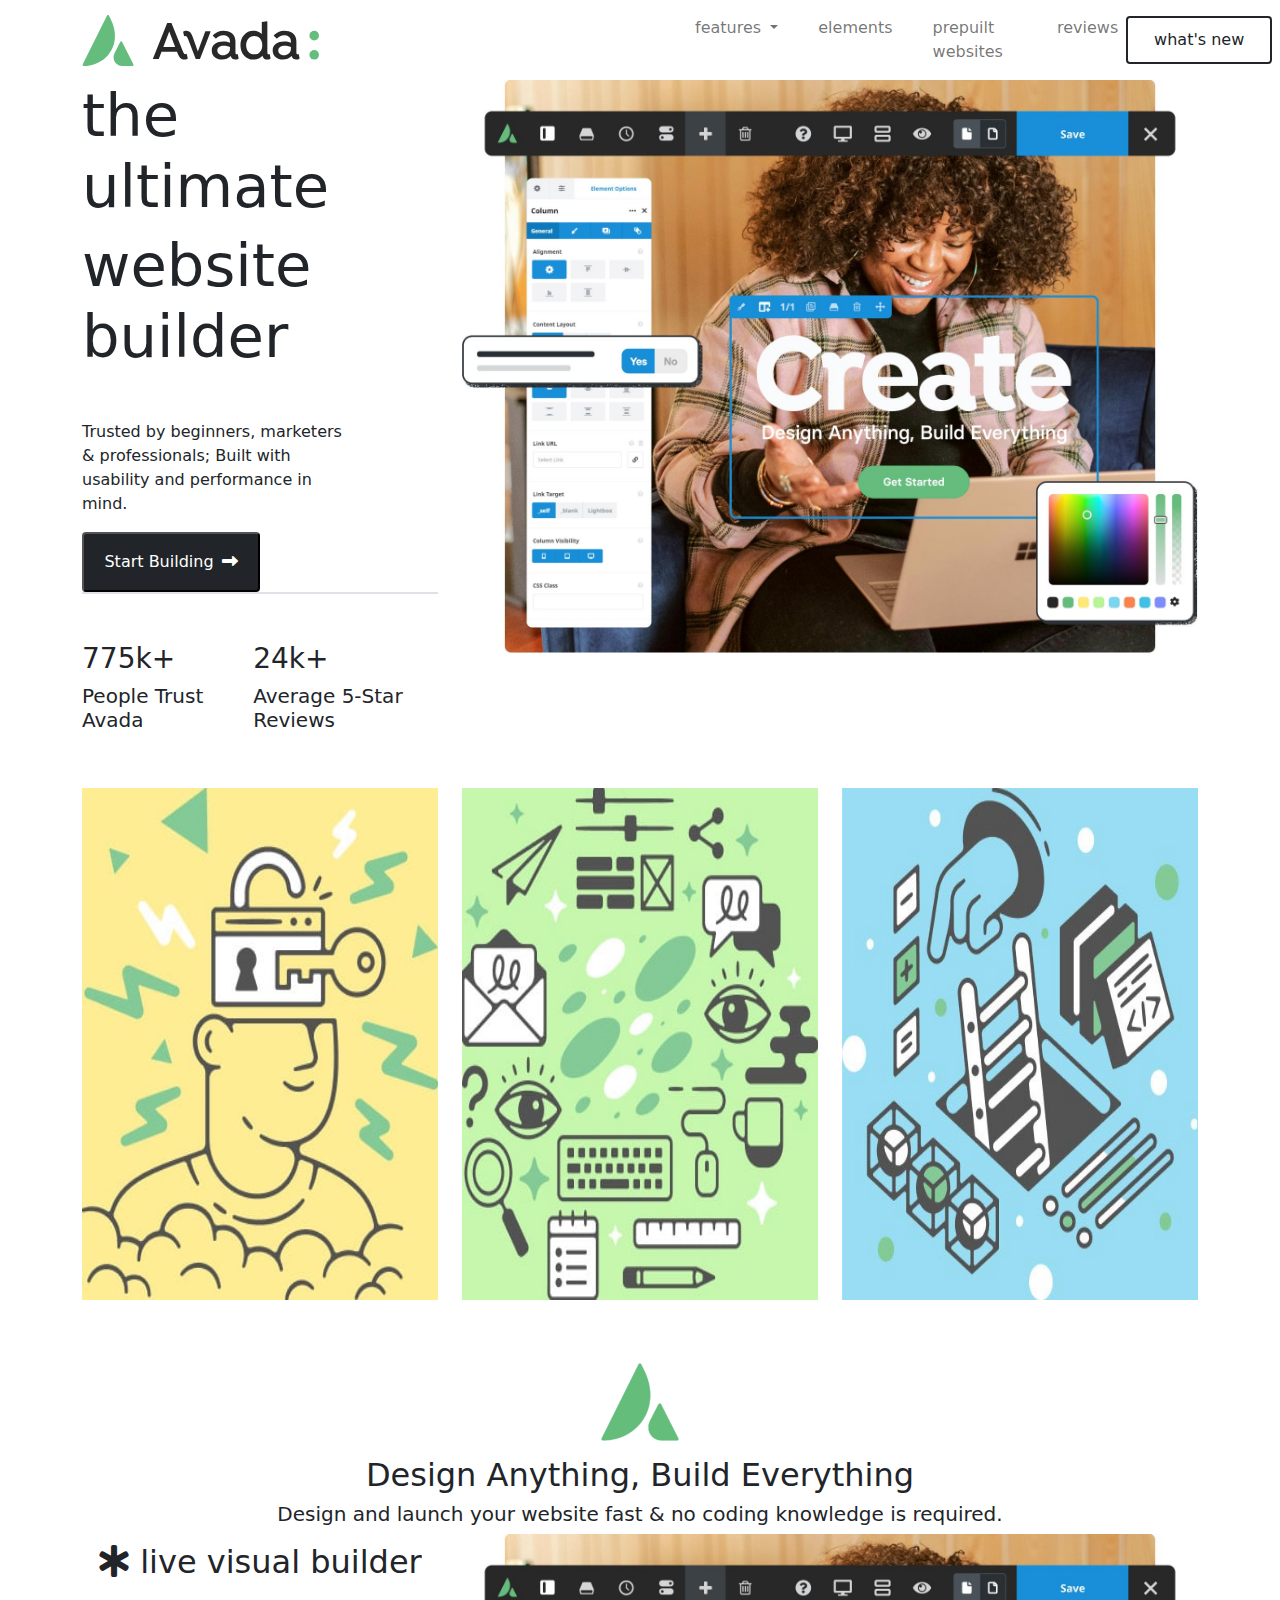
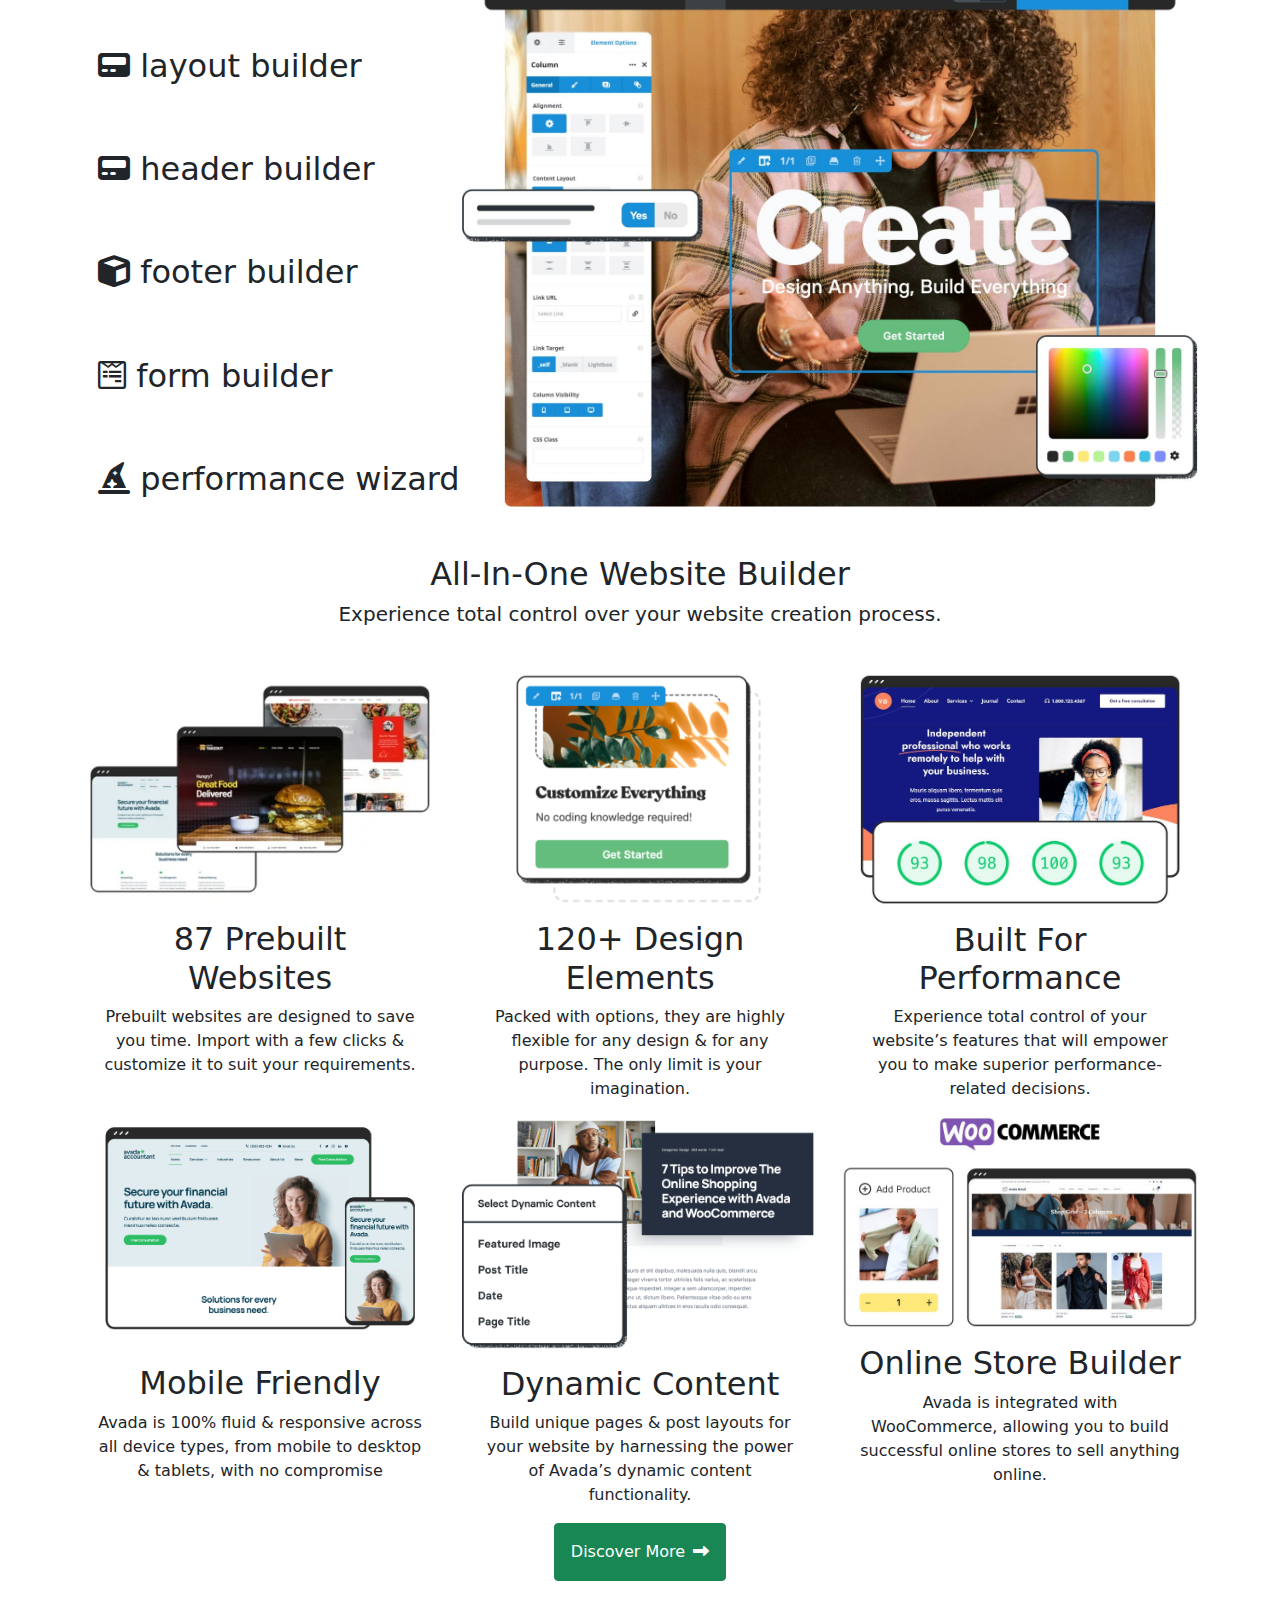
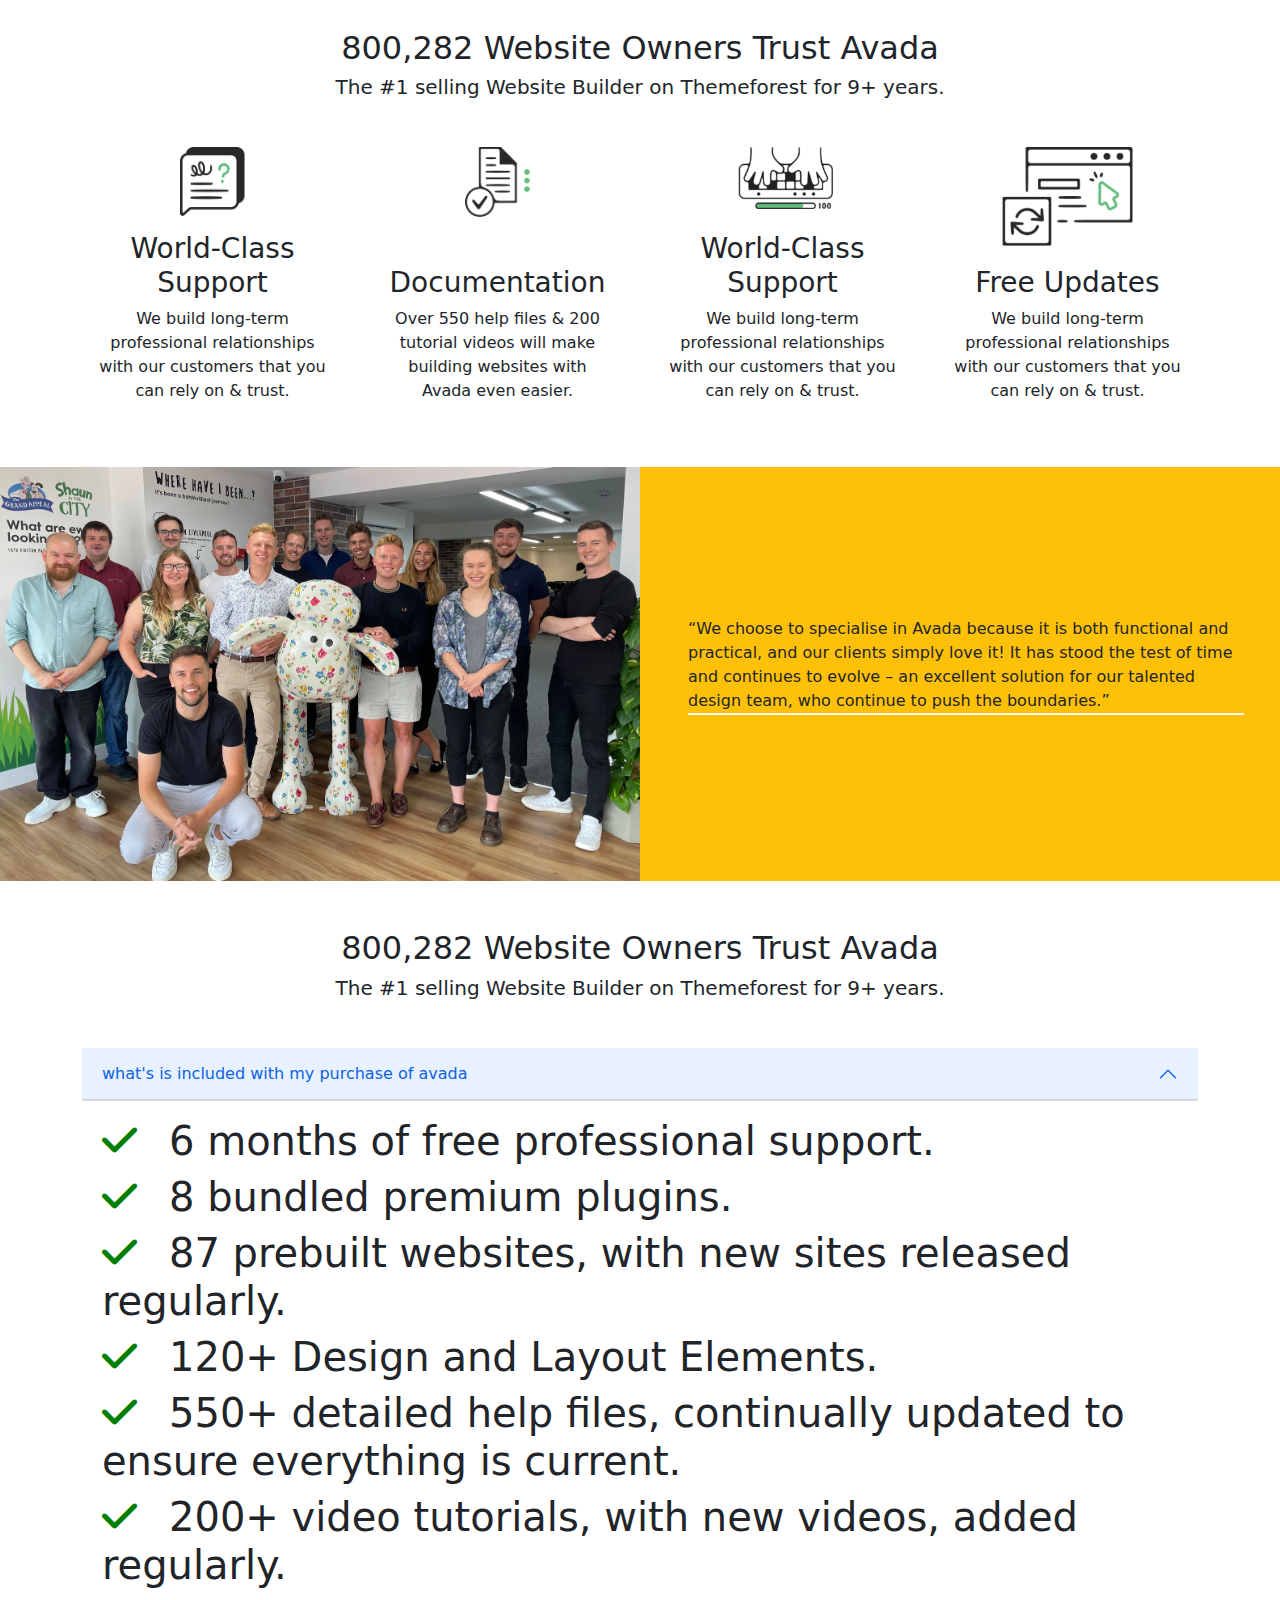
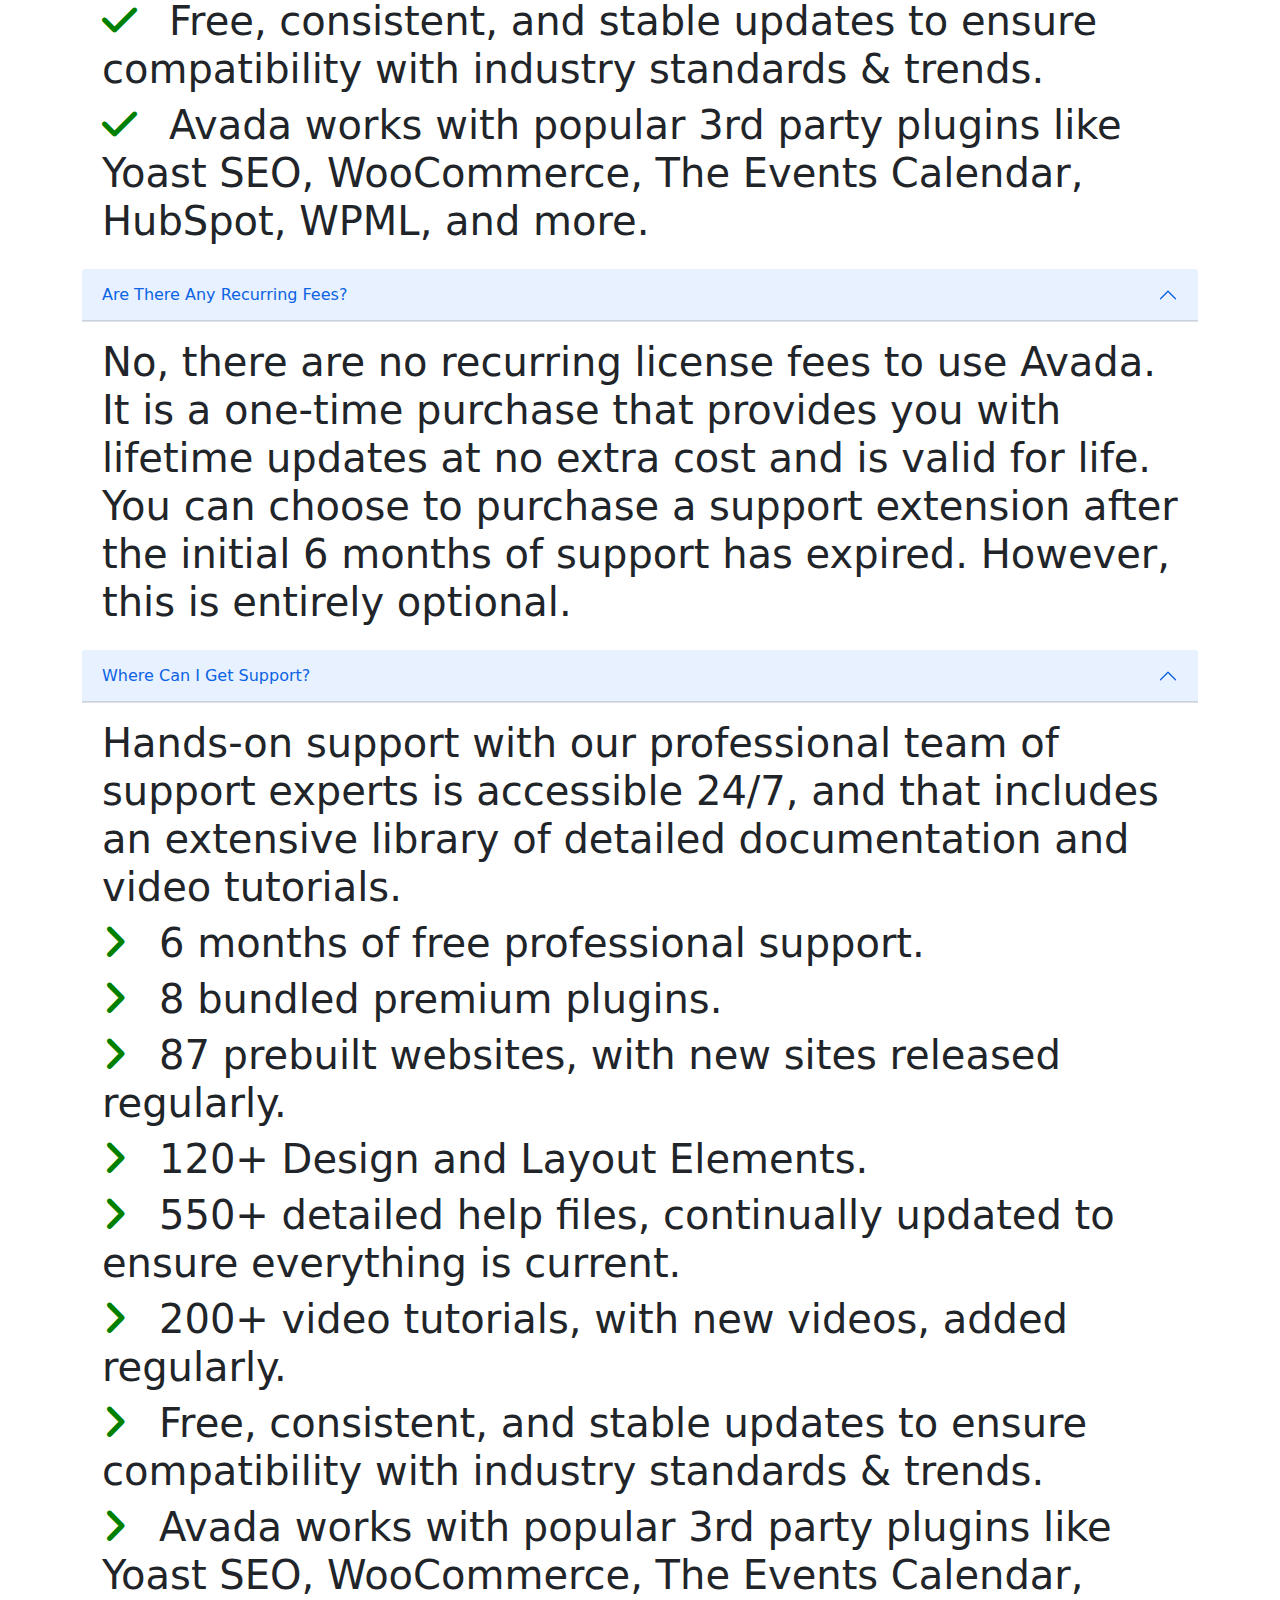
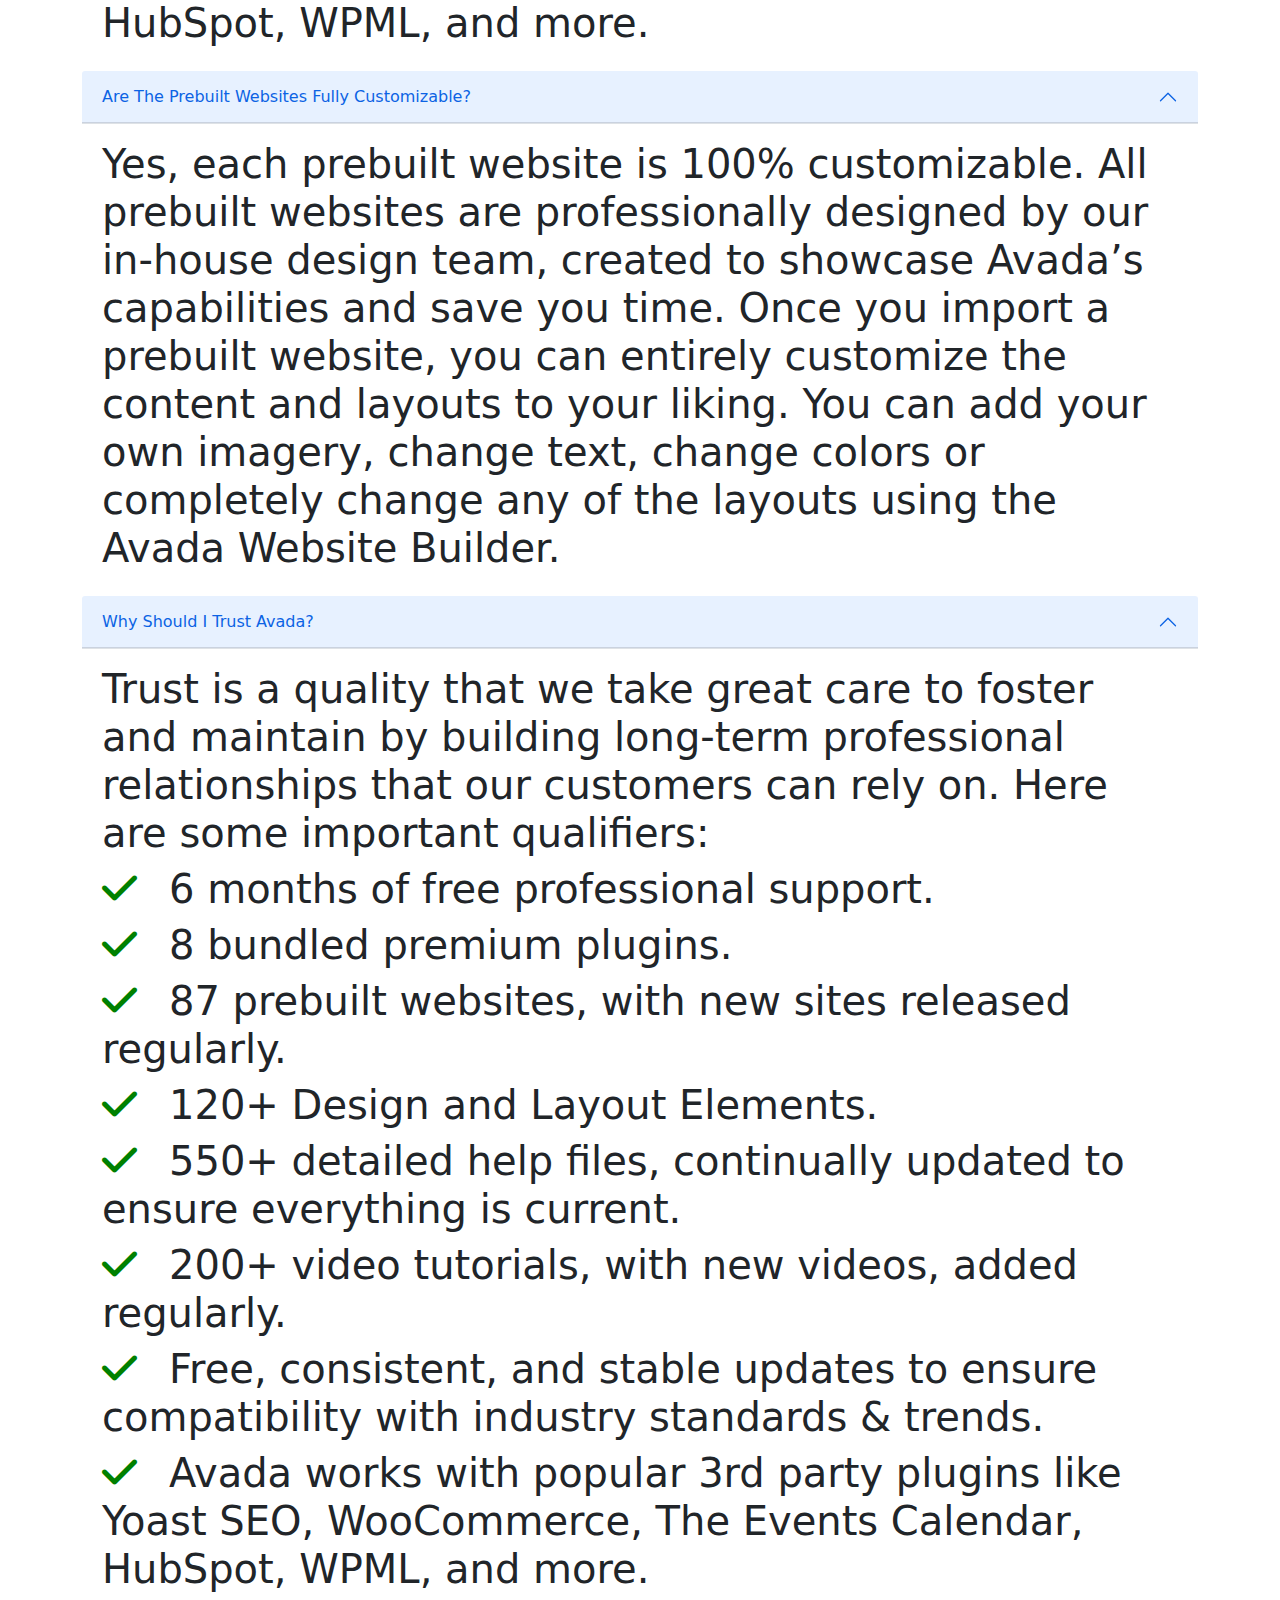
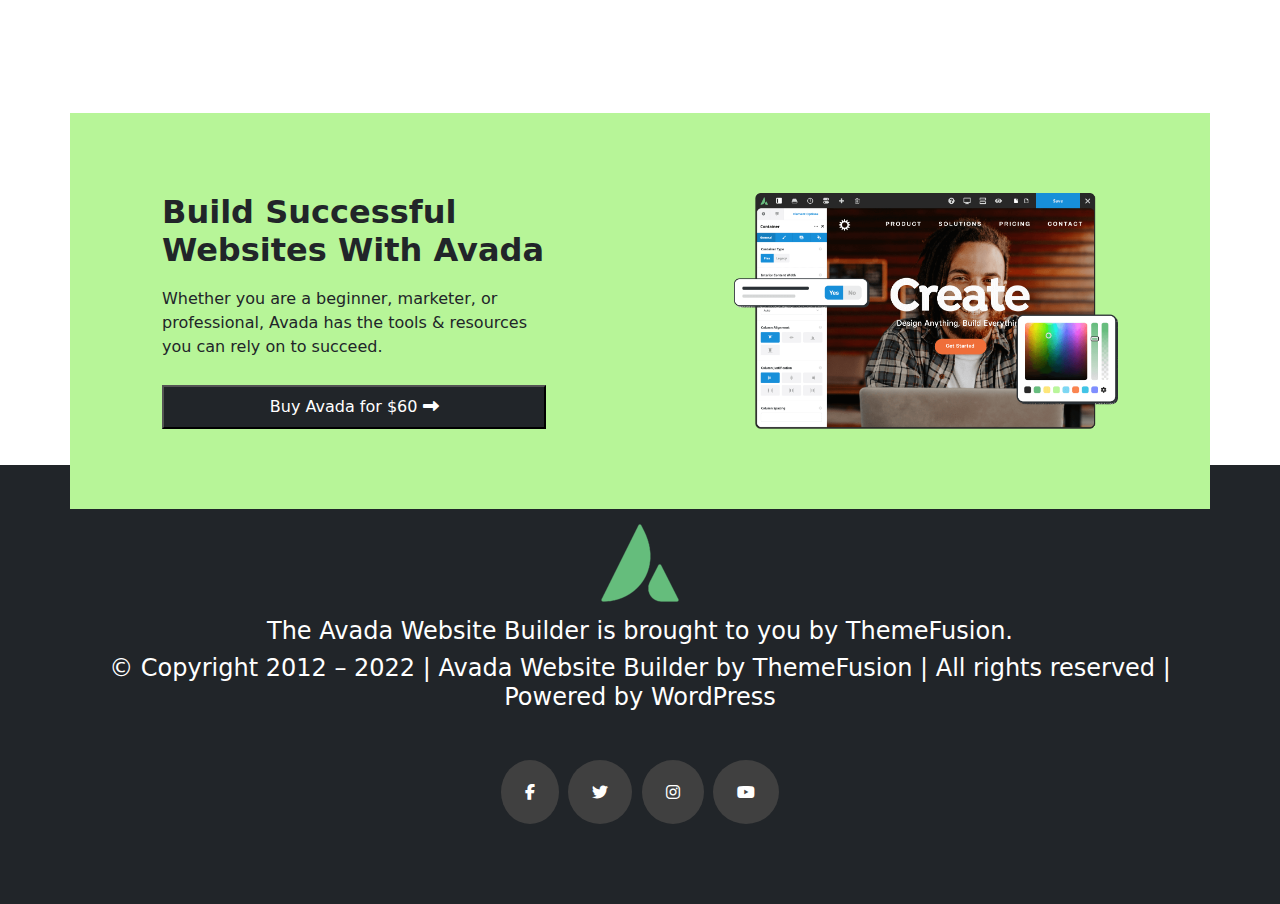
<file: index.html>
<html>

<head>

  <link rel="stylesheet" href="css/bootstrap.min.css" />
  <link rel="stylesheet" href="https://cdnjs.cloudflare.com/ajax/libs/font-awesome/6.1.1/css/all.min.css">
  <link rel="stylesheet" href="css/style.css" />
</head>


<body style="height: 6000px;">


  <nav class="navbar navbar-expand-lg navbar-light">
    <div class="container">
      <a class="navbar-brand" href="#"><img src="images/avada-logo-svg.svg" alt=""></a>
      <button class="navbar-toggler" type="button" data-bs-toggle="collapse" data-bs-target="#navbarSupportedContent"
        aria-controls="navbarSupportedContent" aria-expanded="false" aria-label="Toggle navigation">
        <span class="navbar-toggler-icon"></span>
      </button>

      <div class="collapse navbar-collapse" id="navbarSupportedContent">
        <ul class="navbar-nav me-auto mb-2 mb-lg-0">

          <li class="nav-item dropdown me-4">
            <a class="nav-link dropdown-toggle" href="#" id="navbarDropdown" role="button" data-bs-toggle="dropdown"
              aria-expanded="false">
              features
            </a>
            <ul class="dropdown-menu translate-middle-x mt-3" aria-labelledby="navbarDropdown">
              <div class="items float-start me-2">
                <li>
                  <a class="dropdown-item" href="#">
                    <i class="fa-solid fa-star-of-life"></i>
                    live visual builder
                  </a>
                </li>
                <hr class="dropdown-divider">

                <li><a class="dropdown-item" href="#">
                    <i class="fa-solid fa-pager"></i>
                    layout builder
                  </a></li>
                <li>
                  <hr class="dropdown-divider">

                <li><a class="dropdown-item" href="#">
                    <i class="fa-solid fa-pager"></i>
                    header builder
                  </a></li>
                <li>
                  <hr class="dropdown-divider">

                <li><a class="dropdown-item" href="#">
                    <i class="fa-solid fa-cube"></i>
                    footer builder
                  </a></li>
                <li>
                  <hr class="dropdown-divider">

                <li><a class="dropdown-item" href="#">
                    <i class="fa-brands fa-wpforms"></i>
                    form builder
                  </a></li>
                <li>

                  <hr class="dropdown-divider">
                <li><a class="dropdown-item" href="#">
                    <i class="fa-solid fa-hat-wizard"></i>
                    performance wizard
                  </a></li>

              </div>
              <img src="images/for-beginners@2x.jpg" class="me-2" alt="">
              <img src="images/for-marketers@2x.jpg" class="me-2" alt="">
              <img src="images/for-pro-2@2x.jpg" class="me-2" alt="">


            </ul>
          </li>

          <li class="nav-item me-4">
            <a class="nav-link" aria-current="page" href="#">elements</a>
          </li>

          <li class="nav-item me-4">
            <a class="nav-link" href="#">prepuilt websites</a>
          </li>


          <li class="nav-item">
            <a class="nav-link" href="#">reviews</a>
          </li>

        </ul>
        <button class="btn btn-outline-light text-dark border border-2 border-dark" type="submit"><i
            class="fa-solid fa-sparkles"></i>what's
          new</button>

      </div>
    </div>
  </nav>

  <div class="main">
    <div class="container">
      <div class="row">
        <div class="left col-lg-4 col-sm-12 d-flex flex-column justify-content-between">
          <div>
            <h2>the ultimate</h2>
            <h2 class="anim-typewriter"></h2>
            <h2>website builder</h2>
            <p class="w-75 mt-5">Trusted by beginners, marketers & professionals; Built with usability and performance
              in
              mind.
            </p>

          </div>
          <button class="bg-dark w-50 text-white pt-3 pb-3 text-capitalize rounded">start building<i
              class="fa-solid fa-right-long ms-2"></i></button>
          <div class="views d-flex border-top border-2 border-gray-900 pt-5">

            <div class="view me-4">
              <h3>775k+</h3>
              <h5 class="fw-light">People Trust Avada</h5>
            </div>

            <div class="view">
              <h3>24k+</h3>
              <h5 class="fw-light">Average 5-Star Reviews</h5>
            </div>

          </div>
        </div>

        <div class="right col-lg-8 col-sm-12">
          <img src="images/home-hero-20@2x.jpg" alt="" class="w-100">
        </div>
      </div>


    </div>

  </div>


  <div class="offers mt-5">
    <div class="container">
      <div class="row d-flex">
        <img src="images/for-beginners@2x.jpg" class="col-lg-4" alt="">
        <img src="images/for-marketers@2x.jpg" class="col-lg-4" alt="">
        <img src="images/for-pro-2@2x.jpg" class="col-lg-4" alt="">

      </div>

    </div>
  </div>


  <div class="design mt-5">
    <div class="container">
      <div class="top text-center">
        <img src="images/avada-icon-green-livechat.png" alt="">
        <h2>Design Anything, Build Everything</h2>
        <h5>Design and launch your website fast & no coding knowledge is required.</h5>
      </div>
      <div class="bottom row">
        <div class="items col-lg-4 d-flex flex-column justify-content-between">

          <li class="list-unstyled active" data-src="images/home-hero-20@2x.jpg">
            <a class="dropdown-item fs-2" href="#">
              <i class="fa-solid fa-star-of-life"></i>
              live visual builder
            </a>
          </li>

          <li class="list-unstyled" data-src="images/layout-builder-4.jpeg">
            <a class="dropdown-item fs-2" href="#">
              <i class="fa-solid fa-pager"></i>
              layout builder
            </a>
          </li>



          <li class="list-unstyled" data-src="images/header-builder.jpeg"><a class="dropdown-item fs-2" href="#">
              <i class="fa-solid fa-pager"></i>
              header builder
            </a></li>

          <li class="list-unstyled" data-src="images/footer-builder.jpeg"><a class="dropdown-item fs-2" href="#">
              <i class="fa-solid fa-cube"></i>
              footer builder
            </a>
          </li>


          <li class="list-unstyled" data-src="images/form-builder.jpeg"><a class="dropdown-item fs-2" href="#">
              <i class="fa-brands fa-wpforms"></i>
              form builder
            </a>
          </li>

          <li class="list-unstyled" data-src="images/performance.jpg"><a class="dropdown-item fs-2" href="#">
              <i class="fa-solid fa-hat-wizard"></i>
              performance wizard
            </a></li>

        </div>
        <img src="images/home-hero-20@2x.jpg" alt="" class="col-lg-8">





      </div>
    </div>
  </div>

  <div class="all-in-one">
    <div class="container text-center">
      <div class=" top mt-5 mb-5">
        <h2>All-In-One Website Builder</h2>
        <h5>Experience total control over your website creation process.</h5>
      </div>
      <div class="bottom">
        <div class="row">
          <div class="col-lg-4  col-sm-12>
            <div class=" card border-0">
            <img src="images/prebuilt-website-2@2x-400x259.webp" class="card-img-top" alt="...">
            <div class="card-body text-center">
              <h5 class="card-title fs-2">87 Prebuilt Websites</h5>
              <p class="card-text">Prebuilt websites are designed to save you time. Import with a few clicks &
                customize it to suit your requirements.</p>
            </div>
          </div>
          <div class="col-lg-4  col-sm-12">
            <div class="card border-0">
              <img src="images/design-elements-400x259.webp" class="card-img-top" alt="...">
              <div class="card-body text-center">
                <h5 class=" card-title fs-2">120+ Design Elements</h5>
                <p class="card-text">Packed with options, they are highly flexible for any design & for any purpose. The
                  only limit is your imagination.</p>
              </div>
            </div>
          </div>

          <div class="col-lg-4  col-sm-12">
            <div class="card border-0">
              <img src="images/performance.jpg" class="card-img-top" alt="...">
              <div class="card-body text-center">
                <h5 class=" card-title fs-2">
                  Built For Performance</h5>
                <p class="card-text">Experience total control of your website’s features that will empower you to make
                  superior performance-related decisions.</p>
              </div>
            </div>
          </div>

          <div class="col-lg-4  col-sm-12">
            <div class="card border-0">
              <img src="images/mobile-friendly.png" class="card-img-top" alt="...">
              <div class="card-body text-center">
                <h5 class="card-title fs-2">Mobile Friendly</h5>
                <p class="card-text">
                  Avada is 100% fluid & responsive across all device types, from mobile to desktop & tablets, with no
                  compromise</p>
              </div>
            </div>
          </div>

          <div class="col-lg-4  col-sm-12">
            <div class="card border-0">
              <img src="images/dynamic-content.png" class="card-img-top" alt="...">
              <div class="card-body text-center">
                <h5 class="card-title fs-2">Dynamic Content</h5>
                <p class="card-text">Build unique pages & post layouts for your website by harnessing the power of
                  Avada’s dynamic content functionality.</p>
              </div>
            </div>
          </div>

          <div class="col-lg-4  col-sm-12">
            <div class="card border-0">
              <img src="images/woo-3.jpg" class="card-img-top" alt="...">
              <div class="card-body text-center">
                <h5 class="card-title fs-2">Online Store Builder</h5>
                <p class="card-text">Avada is integrated with WooCommerce, allowing you to build successful online
                  stores to sell anything online.</p>
              </div>
            </div>
          </div>
        </div>



      </div>
      <button class="btn btn-success p-3">Discover More<i class="fa-solid fa-right-long ms-2"></i></button>

    </div>
  </div>


  <div class="trust">
    <div class="container text-center">
      <div class=" top mt-5 mb-5">
        <h2>800,282 Website Owners
          Trust Avada</h2>
        <h5>The #1 selling Website Builder on Themeforest for 9+ years.</h5>
      </div>
      <div class="bottom">
        <div class="row">
          <div class="col-lg-3 col-sm-12">
            <div class="card border-0">
              <img src=" images/world-class-support.webp" class="card-img-top w-25 m-auto" alt="...">
              <div class="card-body d-flex flex-column justify-content-end">
                <h5 class="card-title fs-3">World-Class Support</h5>
                <p class="card-text">We build long-term professional relationships with our customers that you can rely
                  on & trust.</p>
              </div>
            </div>
          </div>
          <div class="col-lg-3 col-sm-12">
            <div class="card border-0">
              <img src="images/documentation.webp" class="card-img-top w-25 m-auto" alt="...">
              <div class="card-body d-flex flex-column justify-content-end">

                <h5 class="card-title fs-3">Documentation </h5>
                <p class="card-text">Over 550 help files & 200 tutorial videos will make building websites with Avada
                  even easier.</p>
              </div>
            </div>
          </div>
          <div class="col-lg-3 col-sm-12">
            <div class="card border-0">
              <img src="images/built-in-house-200x94.webp" class="card-img-top w-50 m-auto" alt="...">
              <div class="card-body d-flex flex-column justify-content-end">

                <h5 class="card-title fs-3">World-Class Support</h5>
                <p class="card-text">We build long-term professional relationships with our customers that you can rely
                  on & trust.</p>
              </div>
            </div>
          </div>
          <div class="col-lg-3 col-sm-12">
            <div class="card border-0">
              <img src="images/free-updates-200x151.webp" class="card-img-top w-50 m-auto" alt="...">
              <div class="card-body d-flex flex-column justify-content-end">

                <h5 class="card-title fs-3">Free Updates</h5>
                <p class="card-text">We build long-term professional relationships with our customers that you can rely
                  on & trust.</p>
              </div>
            </div>
          </div>
        </div>
      </div>
    </div>
  </div>


  <div class="full mt-5">
    <div class="row">
      <img src="images/testimonial.webp" alt="" class="col-md-6 colsm-12 p-0">
      <div class="right col-md-6 colsm-12 bg-warning p-5 d-flex flex-column justify-content-center">
        <p class="border-bottom border-2 border-light border-50">“We choose to specialise in Avada because it is both
          functional and practical, and our clients simply love
          it! It has stood the test of time and continues to evolve – an excellent solution for our talented design
          team, who continue to push the boundaries.”</p>

      </div>
    </div>
  </div>


  <div class="freq">
    <div class="container text-center">
      <div class=" top mt-5 mb-5">
        <h2>800,282 Website Owners
          Trust Avada</h2>
        <h5>The #1 selling Website Builder on Themeforest for 9+ years.</h5>
      </div>
      <div class="bottom">


        <div class="accordion" id="accordionExample">

          <div class="accordion-item border-0">
            <h2 class="accordion-header border-bottom fw-light" id="headingOne">
              <button class="accordion-button" type="button" data-bs-toggle="collapse" data-bs-target="#collapseOne">
                what's is included with my purchase of avada

              </button>
            </h2>




            <div id="collapseOne" class="accordion-collapse collapse show" aria-labelledby="headingOne"
              data-bs-parent="#accordionExample">
              <div class="accordion-body text-start">
                <h2><i class="fa-solid fa-check"></i>6 months of free professional support.</h2>
                <h2><i class="fa-solid fa-check"></i>8 bundled premium plugins.</h2>
                <h2><i class="fa-solid fa-check"></i>87 prebuilt websites, with new sites released regularly.</h2>
                <h2><i class="fa-solid fa-check"></i>120+ Design and Layout Elements.</h2>
                <h2><i class="fa-solid fa-check"></i>550+ detailed help files, continually updated to ensure everything
                  is current.</h2>
                <h2><i class="fa-solid fa-check"></i>200+ video tutorials, with new videos, added regularly.</h2>
                <h2><i class="fa-solid fa-check"></i>Free, consistent, and stable updates to ensure compatibility with
                  industry standards & trends.</h2>
                <h2><i class="fa-solid fa-check"></i>Avada works with popular 3rd party plugins like Yoast SEO,
                  WooCommerce, The Events Calendar, HubSpot,
                  WPML, and more.</h2>
              </div>
            </div>
          </div>


        </div>


        <div class="accordion" id="accordionExample">

          <div class="accordion-item border-0">
            <h2 class="accordion-header border-bottom fw-light" id="headingOne">
              <button class="accordion-button" type="button" data-bs-toggle="collapse" data-bs-target="#collapsetwo">
                Are There Any Recurring Fees?
              </button>
            </h2>




            <div id="collapsetwo" class="accordion-collapse collapse show" aria-labelledby="headingOne"
              data-bs-parent="#accordionExample">
              <div class="accordion-body text-start">
                <h2>No, there are no recurring license fees to use Avada. It is a one-time purchase that provides you
                  with lifetime updates at no extra cost and is valid for life. You can choose to purchase a support
                  extension after the initial 6 months of support has expired. However, this is entirely optional.</h2>
              </div>
            </div>
          </div>


        </div>

        <div class="accordion" id="accordionExample">

          <div class="accordion-item border-0">
            <h2 class="accordion-header border-bottom fw-light" id="headingOne">
              <button class="accordion-button" type="button" data-bs-toggle="collapse" data-bs-target="#collapsethree">
                Where Can I Get Support?

              </button>
            </h2>




            <div id="collapsethree" class="accordion-collapse collapse show" aria-labelledby="headingOne"
              data-bs-parent="#accordionExample">
              <div class="accordion-body text-start">
                <h2>Hands-on support with our professional team of support experts is accessible 24/7, and that includes
                  an extensive library of detailed documentation and video tutorials.</h2>

                <h2><i class="fa-solid fa-angle-right"></i>6 months of free professional support.</h2>
                <h2><i class="fa-solid fa-angle-right"></i>8 bundled premium plugins.</h2>
                <h2><i class="fa-solid fa-angle-right"></i>87 prebuilt websites, with new sites released regularly.</h2>
                <h2><i class="fa-solid fa-angle-right"></i>120+ Design and Layout Elements.</h2>
                <h2><i class="fa-solid fa-angle-right"></i>550+ detailed help files, continually updated to ensure
                  everything
                  is current.</h2>
                <h2><i class="fa-solid fa-angle-right"></i>200+ video tutorials, with new videos, added regularly.</h2>
                <h2><i class="fa-solid fa-angle-right"></i>Free, consistent, and stable updates to ensure compatibility
                  with
                  industry standards & trends.</h2>
                <h2><i class="fa-solid fa-angle-right"></i>Avada works with popular 3rd party plugins like Yoast SEO,
                  WooCommerce, The Events Calendar, HubSpot,
                  WPML, and more.</h2>
              </div>
            </div>
          </div>


        </div>

        <div class="accordion" id="accordionExample">

          <div class="accordion-item border-0">
            <h2 class="accordion-header border-bottom fw-light" id="headingOne">
              <button class="accordion-button" type="button" data-bs-toggle="collapse" data-bs-target="#collapsefour">
                Are The Prebuilt Websites Fully Customizable?
              </button>
            </h2>




            <div id="collapsefour" class="accordion-collapse collapse show" aria-labelledby="headingOne"
              data-bs-parent="#accordionExample">
              <div class="accordion-body text-start">
                <h2>Yes, each prebuilt website is 100% customizable. All prebuilt websites are professionally designed
                  by our in-house design team, created to showcase Avada’s capabilities and save you time.

                  Once you import a prebuilt website, you can entirely customize the content and layouts to your liking.
                  You can add your own imagery, change text, change colors or completely change any of the layouts using
                  the Avada Website Builder.
                </h2>
              </div>
            </div>
          </div>


        </div>

        <div class="accordion" id="accordionExample">

          <div class="accordion-item border-0">
            <h2 class="accordion-header border-bottom fw-light" id="headingOne">
              <button class="accordion-button" type="button" data-bs-toggle="collapse" data-bs-target="#collapsefive">
                Why Should I Trust Avada?
              </button>
            </h2>




            <div id="collapsefive" class="accordion-collapse collapse show" aria-labelledby="headingOne"
              data-bs-parent="#accordionExample">
              <div class="accordion-body text-start">
                <h2>Trust is a quality that we take great care to foster and maintain by building long-term professional
                  relationships that our customers can rely on. Here are some important qualifiers:</h2>
                <h2><i class="fa-solid fa-check"></i>6 months of free professional support.</h2>
                <h2><i class="fa-solid fa-check"></i>8 bundled premium plugins.</h2>
                <h2><i class="fa-solid fa-check"></i>87 prebuilt websites, with new sites released regularly.</h2>
                <h2><i class="fa-solid fa-check"></i>120+ Design and Layout Elements.</h2>
                <h2><i class="fa-solid fa-check"></i>550+ detailed help files, continually updated to ensure everything
                  is current.</h2>
                <h2><i class="fa-solid fa-check"></i>200+ video tutorials, with new videos, added regularly.</h2>
                <h2><i class="fa-solid fa-check"></i>Free, consistent, and stable updates to ensure compatibility with
                  industry standards & trends.</h2>
                <h2><i class="fa-solid fa-check"></i>Avada works with popular 3rd party plugins like Yoast SEO,
                  WooCommerce, The Events Calendar, HubSpot,
                  WPML, and more.</h2>
              </div>
            </div>
          </div>


        </div>





      </div>
    </div>
  </div>


  <div class="footer bg-dark text-center text-white ">
    <div class=" container">
      <div class="row justify-content-between">
        <div class="col-lg-5 text-start text-dark d-flex flex-column justify-content-between">
          <h2 class="fw-bolder">Build Successful Websites With Avada</h2>
          <p>Whether you are a beginner, marketer, or professional, Avada has the tools & resources you can rely on to
            succeed.</p>
          <button class="p-2 bg-dark text-white">Buy Avada for $60 <i class="fa-solid fa-right-long"></i></button>
        </div>
        <div class="col-lg-5">
          <img src="images/footer-cta.png" class="w-100" alt="">
        </div>
      </div>

      <img src="images/avada-icon-green-livechat.png" alt="">
      <h4>The Avada Website Builder is brought to you by ThemeFusion.</h4>
      <h4>© Copyright 2012 – 2022 | Avada Website Builder by ThemeFusion | All rights reserved | Powered by WordPress

      </h4>
      <div class="socials d-flex justify-content-between mt-5 w-25 m-auto">
        <div class="social p-4 text-white rounded-circle">
          <i class="fa-brands fa-facebook-f"></i>
        </div>

        <div class="social p-4 text-white rounded-circle">
          <i class="fa-brands fa-twitter"></i>
        </div>

        <div class="social p-4 text-white rounded-circle">
          <i class="fa-brands fa-instagram"></i>
        </div>

        <div class="social p-4 text-white rounded-circle">
          <i class="fa-brands fa-youtube"></i>
        </div>

      </div>
    </div>
  </div>




  <script src="js/bootstrap.bundle.min.js"></script>

  <script src="js/app.js"></script>
</body>

</html>
</file>
<file: css/style.css>
.navbar .collapse {
    margin-left: 22rem;
}

.navbar .dropdown :hover~.dropdown-menu {
    display: flex;
}

.navbar .dropdown .dropdown-menu {
    box-shadow: 0px 5px 2px 3px #e4e4e4;
    border: none;
}

.navbar .nav-item :hover {
    background-color: rgb(85 80 80 / 20%);
    border-radius: 7px;
}

.navbar button:last-of-type {
    width: 10rem;
    height: 3rem;
}






.main .left h2 {
    font-size: 3.7rem;
}

.main .anim-typewriter {
    animation: typewriter 4s steps(44) 1s 1 normal both,
        blinkTextCursor 500ms steps(44) infinite normal;
}

@keyframes typewriter {
    from {
        width: 0;
    }

    to {
        width: 24em;
    }
}

@keyframes typing {
    0% {
        content: "D|";
    }

    1% {
        content: "D |";
    }

    2% {
        content: "De|";
    }

    3% {
        content: "De |";
    }

    4% {
        content: "Des|";
    }

    5% {
        content: "Des |";
    }

    6% {
        content: "Desi|";
    }

    7% {
        content: "Desi |";
    }

    8% {
        content: "Desig|";
    }

    9% {
        content: "Desig |";
    }

    10% {
        content: "Design|";
    }

    11% {
        content: "Design |";
    }

    13% {
        content: "Designe|";
    }

    14% {
        content: "Designe |";
    }

    15% {
        content: "Designer|";
    }

    16% {
        content: "Designer |";
    }

    17% {
        content: "Designer|";
    }

    18% {
        content: "Designe |";
    }

    19% {
        content: "Designe|";
    }

    20% {
        content: "Design |";
    }

    21% {
        content: "Design|";
    }

    22% {
        content: "Desig |";
    }

    23% {
        content: "Desig|";
    }

    24% {
        content: "Desi |";
    }

    25% {
        content: "Desi|";
    }

    25% {
        content: "Des |";
    }

    26% {
        content: "Des|";
    }

    27% {
        content: "De |";
    }

    28% {
        content: "De|";
    }

    29% {
        content: "D |";
    }

    30% {
        content: "D|";
    }

    31% {
        content: "|";
    }

    32% {
        content: "D|";
    }

    33% {
        content: "D |";
    }

    34% {
        content: "De|";
    }

    35% {
        content: "De |";
    }

    36% {
        content: "Dev|";
    }

    37% {
        content: "Dev |";
    }

    38% {
        content: "Deve|";
    }

    39% {
        content: "Deve |";
    }

    40% {
        content: "Devel|";
    }

    41% {
        content: "Devel |";
    }

    42% {
        content: "Develo|";
    }

    43% {
        content: "Develo |";
    }

    44% {
        content: "Develop|";
    }

    45% {
        content: "Develop |";
    }

    46% {
        content: "Develope|";
    }

    47% {
        content: "Develope |";
    }

    48% {
        content: "Developer|";
    }

    49% {
        content: "Developer |";
    }

    50% {
        content: "Developer|";
    }

    51% {
        content: "Develope |";
    }

    52% {
        content: "Develope|";
    }

    53% {
        content: "Develop |";
    }

    54% {
        content: "Develop|";
    }

    55% {
        content: "Develo |";
    }

    56% {
        content: "Develo|";
    }

    57% {
        content: "Devel |";
    }

    58% {
        content: "Devel|";
    }

    59% {
        content: "Deve |";
    }

    60% {
        content: "Deve|";
    }

    61% {
        content: "Dev |";
    }

    62% {
        content: "Dev|";
    }

    63% {
        content: "De |";
    }

    64% {
        content: "De|";
    }

    65% {
        content: "D |";
    }

    66% {
        content: "D|";
    }

    67% {
        content: "|";
    }

    68% {
        content: "F|";
    }

    69% {
        content: "F |";
    }

    70% {
        content: "Fr|";
    }

    71% {
        content: "Fr |";
    }

    72% {
        content: "Fre|";
    }

    73% {
        content: "Fre |";
    }

    74% {
        content: "Free|";
    }

    75% {
        content: "Free |";
    }

    76% {
        content: "Freel|";
    }

    77% {
        content: "Freel |";
    }

    78% {
        content: "Freela|";
    }

    79% {
        content: "Freela |";
    }

    80% {
        content: "Freelan|";
    }

    81% {
        content: "Freelan |";
    }

    82% {
        content: "Freelanc|";
    }

    83% {
        content: "Freelanc |";
    }

    84% {
        content: "Freelance|";
    }

    85% {
        content: "Freelance |";
    }

    86% {
        content: "Freelance|";
    }

    87% {
        content: "Freelanc |";
    }

    88% {
        content: "Freelanc|";
    }

    89% {
        content: "Freelan |";
    }

    90% {
        content: "Freelan|";
    }

    91% {
        content: "Freela |";
    }

    92% {
        content: "Freela|";
    }

    93% {
        content: "Freel |";
    }

    94% {
        content: "Freel|";
    }

    95% {
        content: "Free|";
    }

    96% {
        content: "Fre|";
    }

    97% {
        content: "Fr |";
    }

    98% {
        content: "F|";
    }

    99% {
        content: "|";
    }

    100% {
        content: "|";
    }


    /* Designer|
Developer|
Freelancer| */

}


.main .left p {
    /* width: ; */
}


.offers img {
    height: 32rem;
    cursor: pointer;
    opacity: .8;
}

.offers img:hover {
    opacity: 1;
}



.design img {
    /* height: 22rem; */
    background-size: cover;
}


.trust .card {
    height: 17rem;
    /* background-color: grey; */
}

.trust .card .card-body {
    /* height: 12rem; */
    /* background-color: green; */
}



.freq {
    padding-bottom: 6rem;
}


.freq .accordion i {
    color: green;
    margin-right: 2rem;
}

.freq .accordion .accordion-item h2 {
    font-weight: lighter;
    font-size: 2.5rem;
}



.footer {
    margin-top: 22rem;
    padding-top: 5rem;
    padding-bottom: 5rem;
}

.footer .social {
    background-color: #404040;
}

.footer .row:first-child {
    background-color: #B7F598;
    padding: 5rem;
    margin-top: -27rem;

}
</file>
